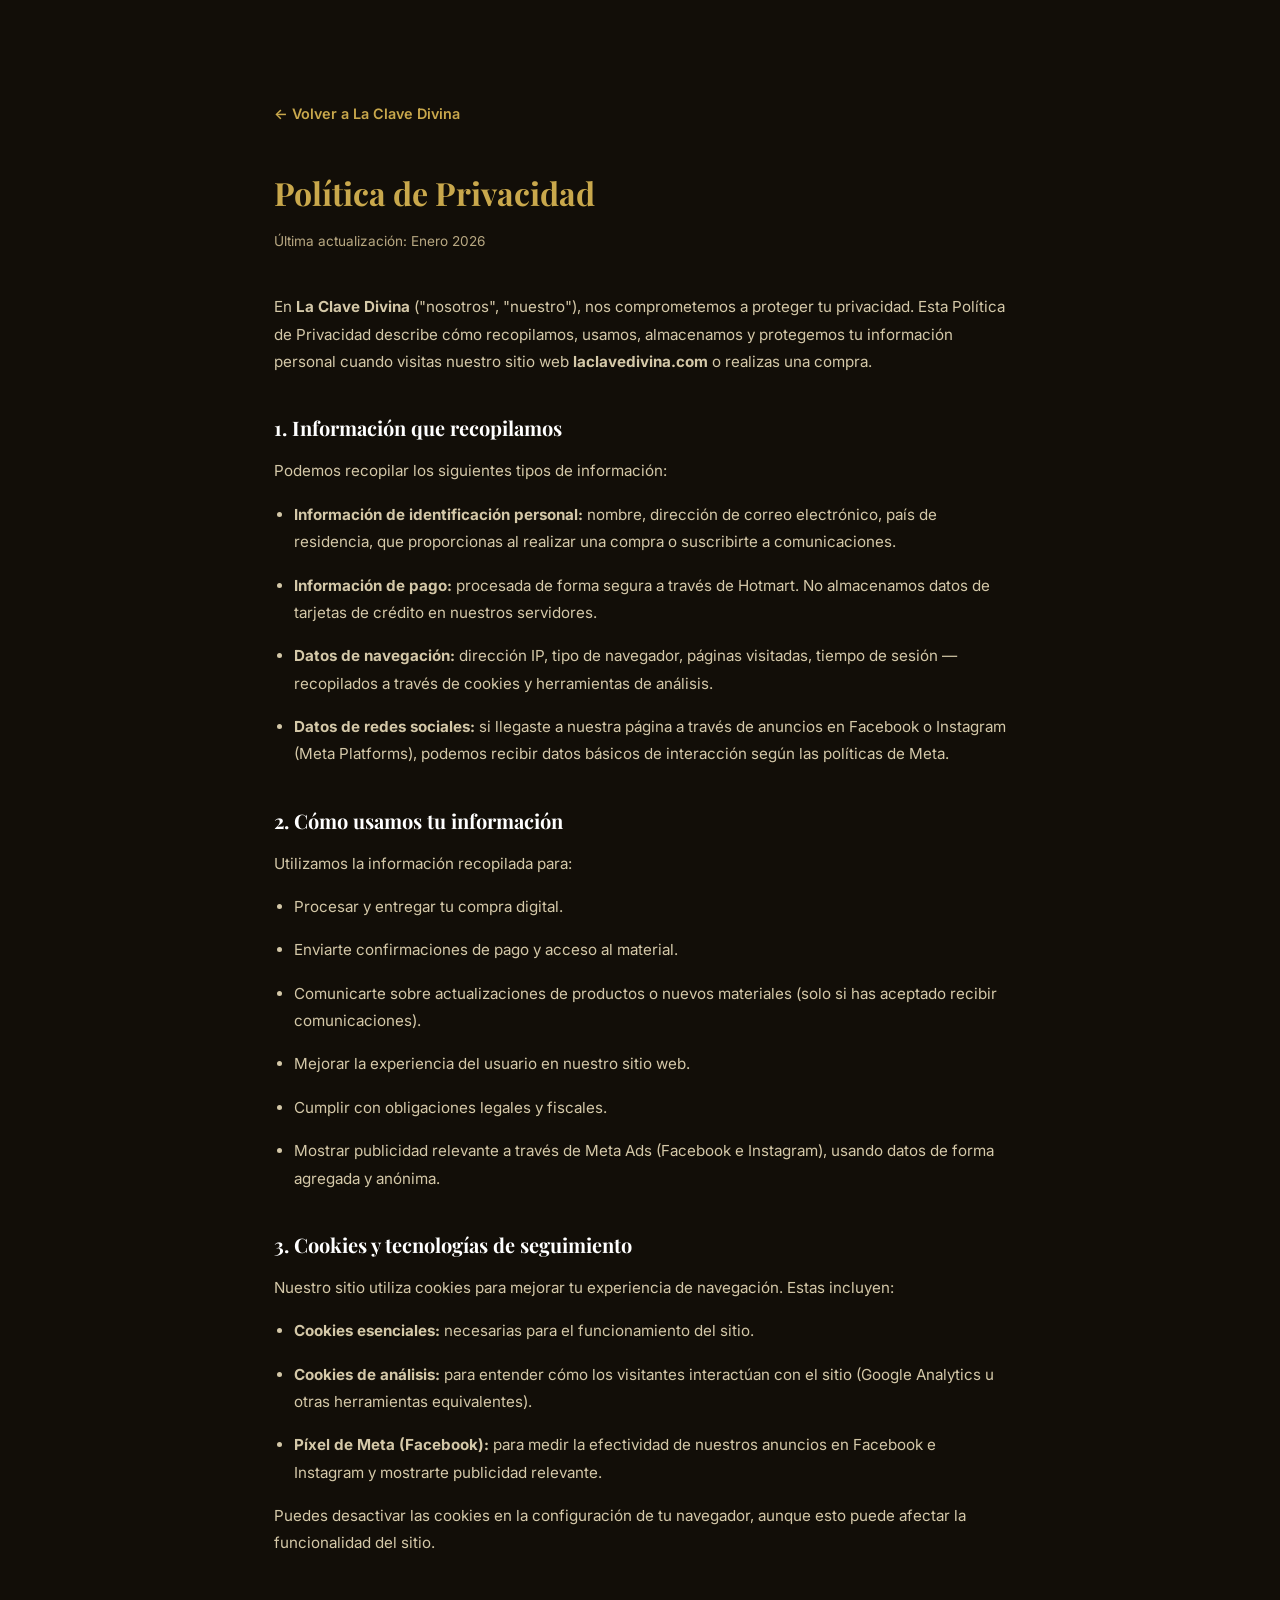
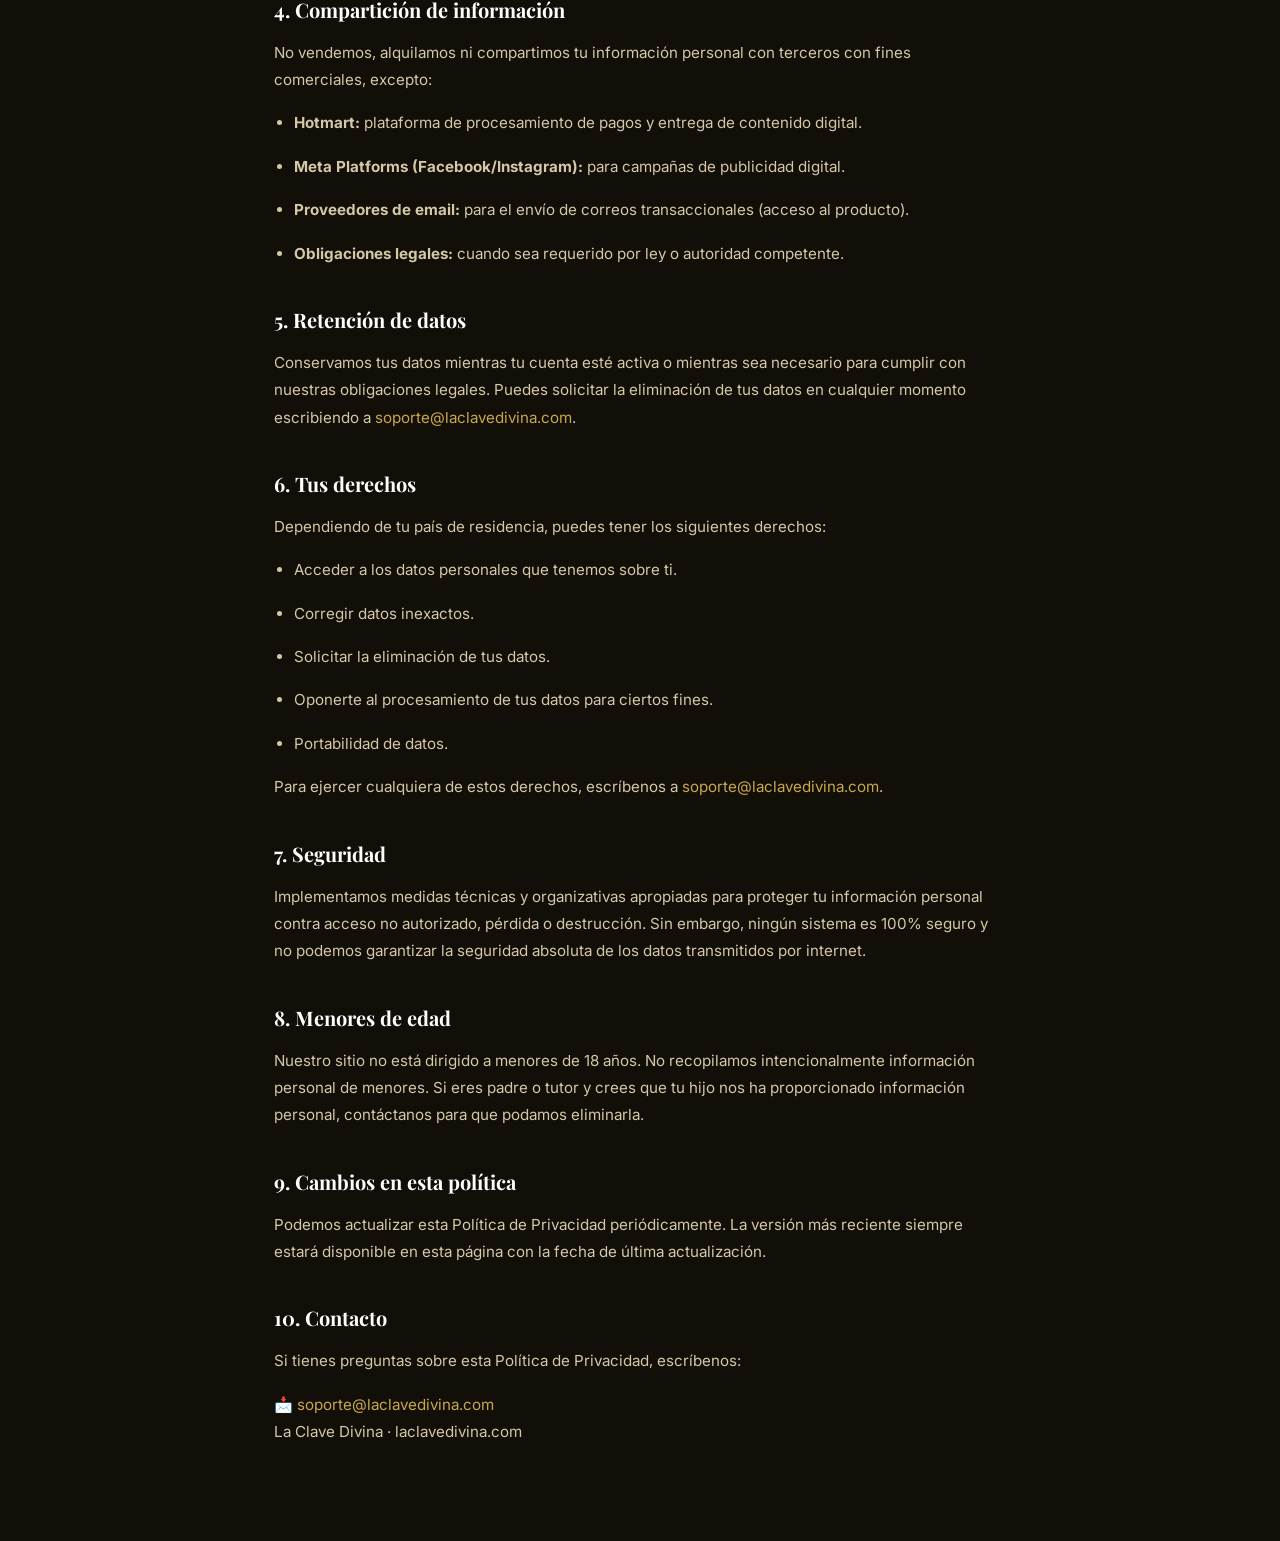
<file: politica-de-privacidad.html>
<!DOCTYPE html>
<html lang="es">
<head>
  <meta charset="UTF-8" />
  <meta name="viewport" content="width=device-width, initial-scale=1.0" />
  <title>Política de Privacidad — La Clave Divina</title>
  <meta name="description" content="Política de Privacidad de La Clave Divina. Conoce cómo recopilamos, usamos y protegemos tu información personal." />
  <meta name="robots" content="noindex, follow" />
  <link rel="preconnect" href="https://fonts.googleapis.com" />
  <link href="https://fonts.googleapis.com/css2?family=Playfair+Display:wght@700&family=Inter:wght@400;500;600&display=swap" rel="stylesheet" />
  <link rel="stylesheet" href="styles.css" />
  <style>
    .legal-page { max-width: 780px; margin: 0 auto; padding: 100px 24px 80px; }
    .legal-page h1 { font-family: var(--font-serif); font-size: 2rem; color: var(--gold-primary); margin-bottom: 8px; }
    .legal-page .updated { font-size: 0.85rem; color: var(--text-muted); margin-bottom: 40px; }
    .legal-page h2 { font-family: var(--font-serif); font-size: 1.25rem; color: var(--text-white); margin: 36px 0 12px; }
    .legal-page p, .legal-page li { font-size: 0.95rem; color: var(--text-body); line-height: 1.8; margin-bottom: 16px; }
    .legal-page ul { padding-left: 20px; }
    .legal-page a { color: var(--gold-primary); }
    .legal-back { display: inline-flex; align-items: center; gap: 8px; color: var(--gold-primary); font-size: 0.9rem; font-weight: 600; margin-bottom: 40px; text-decoration: none; }
    .legal-back:hover { opacity: 0.8; }
  </style>
</head>
<body style="background: var(--bg-dark);">
  <div class="legal-page">
    <a href="/" class="legal-back">← Volver a La Clave Divina</a>
    <h1>Política de Privacidad</h1>
    <p class="updated">Última actualización: Enero 2026</p>

    <p>En <strong>La Clave Divina</strong> ("nosotros", "nuestro"), nos comprometemos a proteger tu privacidad. Esta Política de Privacidad describe cómo recopilamos, usamos, almacenamos y protegemos tu información personal cuando visitas nuestro sitio web <strong>laclavedivina.com</strong> o realizas una compra.</p>

    <h2>1. Información que recopilamos</h2>
    <p>Podemos recopilar los siguientes tipos de información:</p>
    <ul>
      <li><strong>Información de identificación personal:</strong> nombre, dirección de correo electrónico, país de residencia, que proporcionas al realizar una compra o suscribirte a comunicaciones.</li>
      <li><strong>Información de pago:</strong> procesada de forma segura a través de Hotmart. No almacenamos datos de tarjetas de crédito en nuestros servidores.</li>
      <li><strong>Datos de navegación:</strong> dirección IP, tipo de navegador, páginas visitadas, tiempo de sesión — recopilados a través de cookies y herramientas de análisis.</li>
      <li><strong>Datos de redes sociales:</strong> si llegaste a nuestra página a través de anuncios en Facebook o Instagram (Meta Platforms), podemos recibir datos básicos de interacción según las políticas de Meta.</li>
    </ul>

    <h2>2. Cómo usamos tu información</h2>
    <p>Utilizamos la información recopilada para:</p>
    <ul>
      <li>Procesar y entregar tu compra digital.</li>
      <li>Enviarte confirmaciones de pago y acceso al material.</li>
      <li>Comunicarte sobre actualizaciones de productos o nuevos materiales (solo si has aceptado recibir comunicaciones).</li>
      <li>Mejorar la experiencia del usuario en nuestro sitio web.</li>
      <li>Cumplir con obligaciones legales y fiscales.</li>
      <li>Mostrar publicidad relevante a través de Meta Ads (Facebook e Instagram), usando datos de forma agregada y anónima.</li>
    </ul>

    <h2>3. Cookies y tecnologías de seguimiento</h2>
    <p>Nuestro sitio utiliza cookies para mejorar tu experiencia de navegación. Estas incluyen:</p>
    <ul>
      <li><strong>Cookies esenciales:</strong> necesarias para el funcionamiento del sitio.</li>
      <li><strong>Cookies de análisis:</strong> para entender cómo los visitantes interactúan con el sitio (Google Analytics u otras herramientas equivalentes).</li>
      <li><strong>Píxel de Meta (Facebook):</strong> para medir la efectividad de nuestros anuncios en Facebook e Instagram y mostrarte publicidad relevante.</li>
    </ul>
    <p>Puedes desactivar las cookies en la configuración de tu navegador, aunque esto puede afectar la funcionalidad del sitio.</p>

    <h2>4. Compartición de información</h2>
    <p>No vendemos, alquilamos ni compartimos tu información personal con terceros con fines comerciales, excepto:</p>
    <ul>
      <li><strong>Hotmart:</strong> plataforma de procesamiento de pagos y entrega de contenido digital.</li>
      <li><strong>Meta Platforms (Facebook/Instagram):</strong> para campañas de publicidad digital.</li>
      <li><strong>Proveedores de email:</strong> para el envío de correos transaccionales (acceso al producto).</li>
      <li><strong>Obligaciones legales:</strong> cuando sea requerido por ley o autoridad competente.</li>
    </ul>

    <h2>5. Retención de datos</h2>
    <p>Conservamos tus datos mientras tu cuenta esté activa o mientras sea necesario para cumplir con nuestras obligaciones legales. Puedes solicitar la eliminación de tus datos en cualquier momento escribiendo a <a href="mailto:soporte@laclavedivina.com">soporte@laclavedivina.com</a>.</p>

    <h2>6. Tus derechos</h2>
    <p>Dependiendo de tu país de residencia, puedes tener los siguientes derechos:</p>
    <ul>
      <li>Acceder a los datos personales que tenemos sobre ti.</li>
      <li>Corregir datos inexactos.</li>
      <li>Solicitar la eliminación de tus datos.</li>
      <li>Oponerte al procesamiento de tus datos para ciertos fines.</li>
      <li>Portabilidad de datos.</li>
    </ul>
    <p>Para ejercer cualquiera de estos derechos, escríbenos a <a href="mailto:soporte@laclavedivina.com">soporte@laclavedivina.com</a>.</p>

    <h2>7. Seguridad</h2>
    <p>Implementamos medidas técnicas y organizativas apropiadas para proteger tu información personal contra acceso no autorizado, pérdida o destrucción. Sin embargo, ningún sistema es 100% seguro y no podemos garantizar la seguridad absoluta de los datos transmitidos por internet.</p>

    <h2>8. Menores de edad</h2>
    <p>Nuestro sitio no está dirigido a menores de 18 años. No recopilamos intencionalmente información personal de menores. Si eres padre o tutor y crees que tu hijo nos ha proporcionado información personal, contáctanos para que podamos eliminarla.</p>

    <h2>9. Cambios en esta política</h2>
    <p>Podemos actualizar esta Política de Privacidad periódicamente. La versión más reciente siempre estará disponible en esta página con la fecha de última actualización.</p>

    <h2>10. Contacto</h2>
    <p>Si tienes preguntas sobre esta Política de Privacidad, escríbenos:</p>
    <p>📩 <a href="mailto:soporte@laclavedivina.com">soporte@laclavedivina.com</a><br/>
    La Clave Divina · laclavedivina.com</p>
  </div>
</body>
</html>
</file>
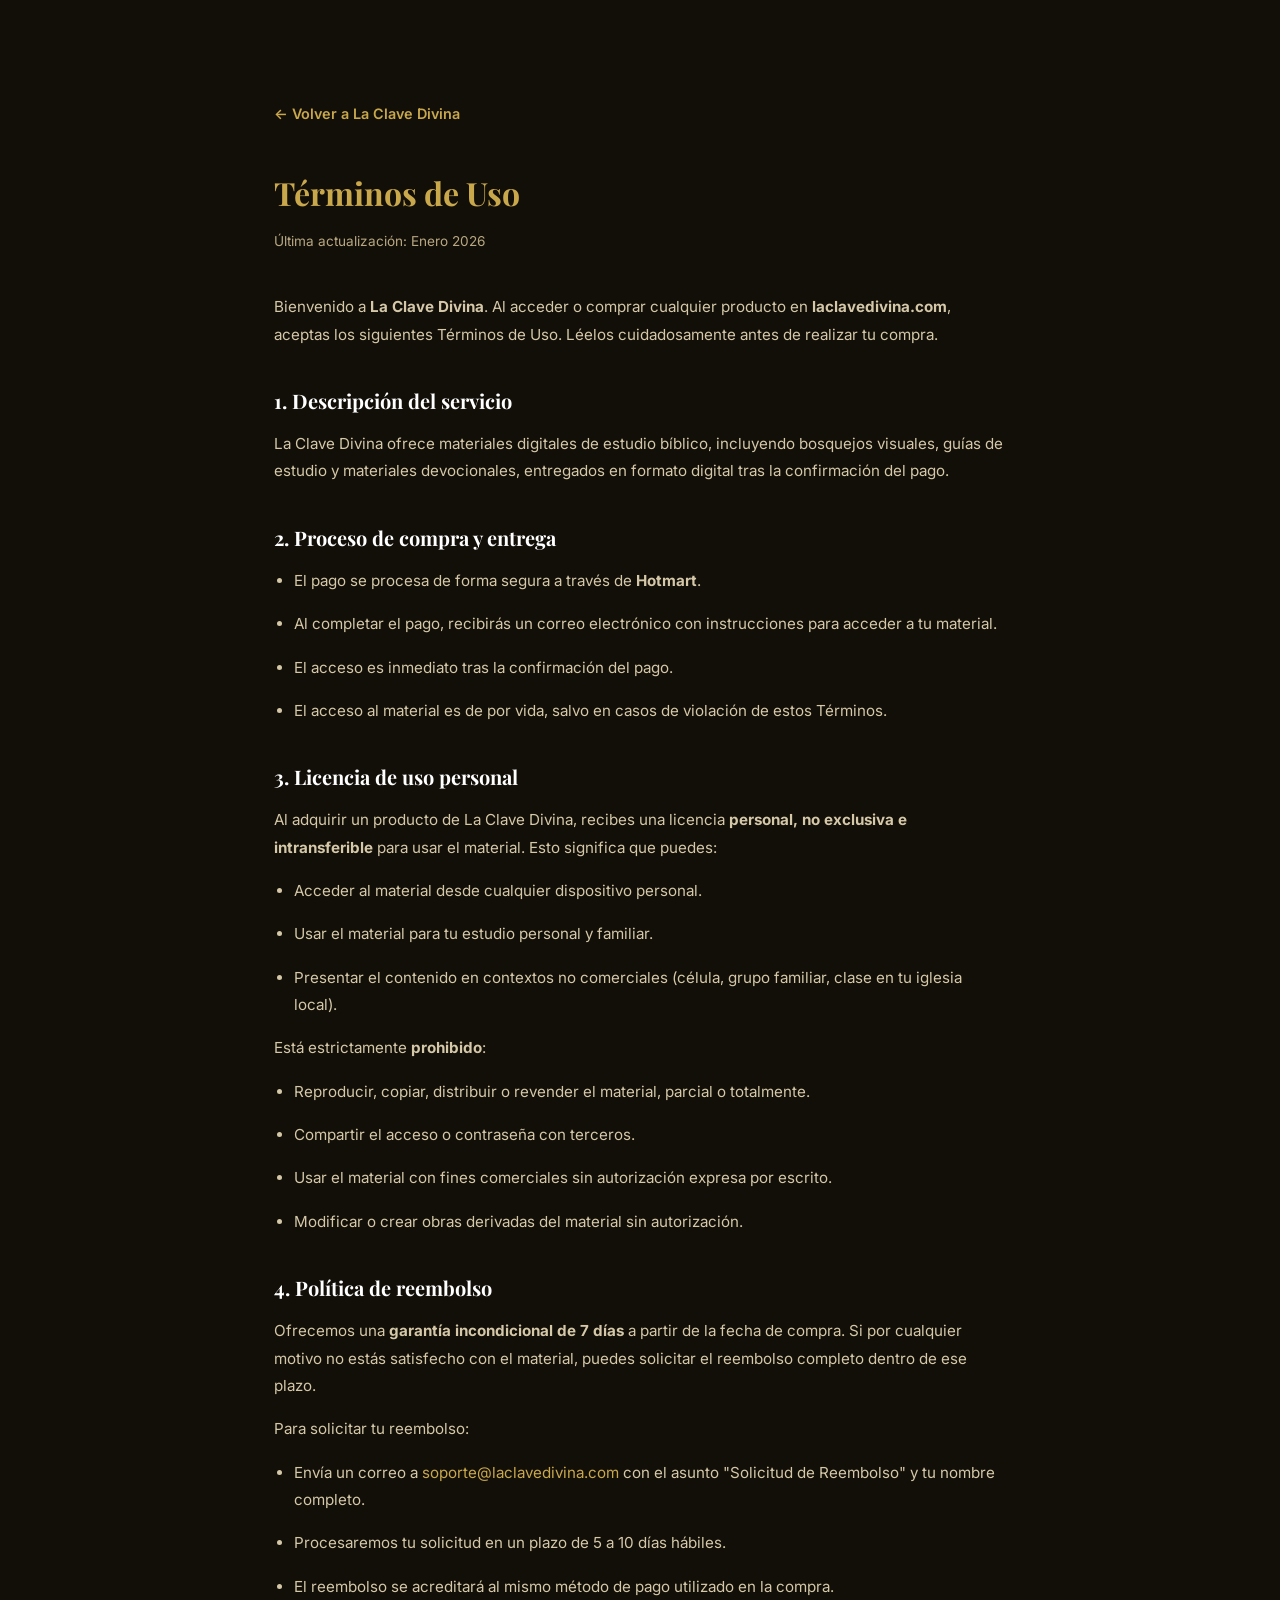
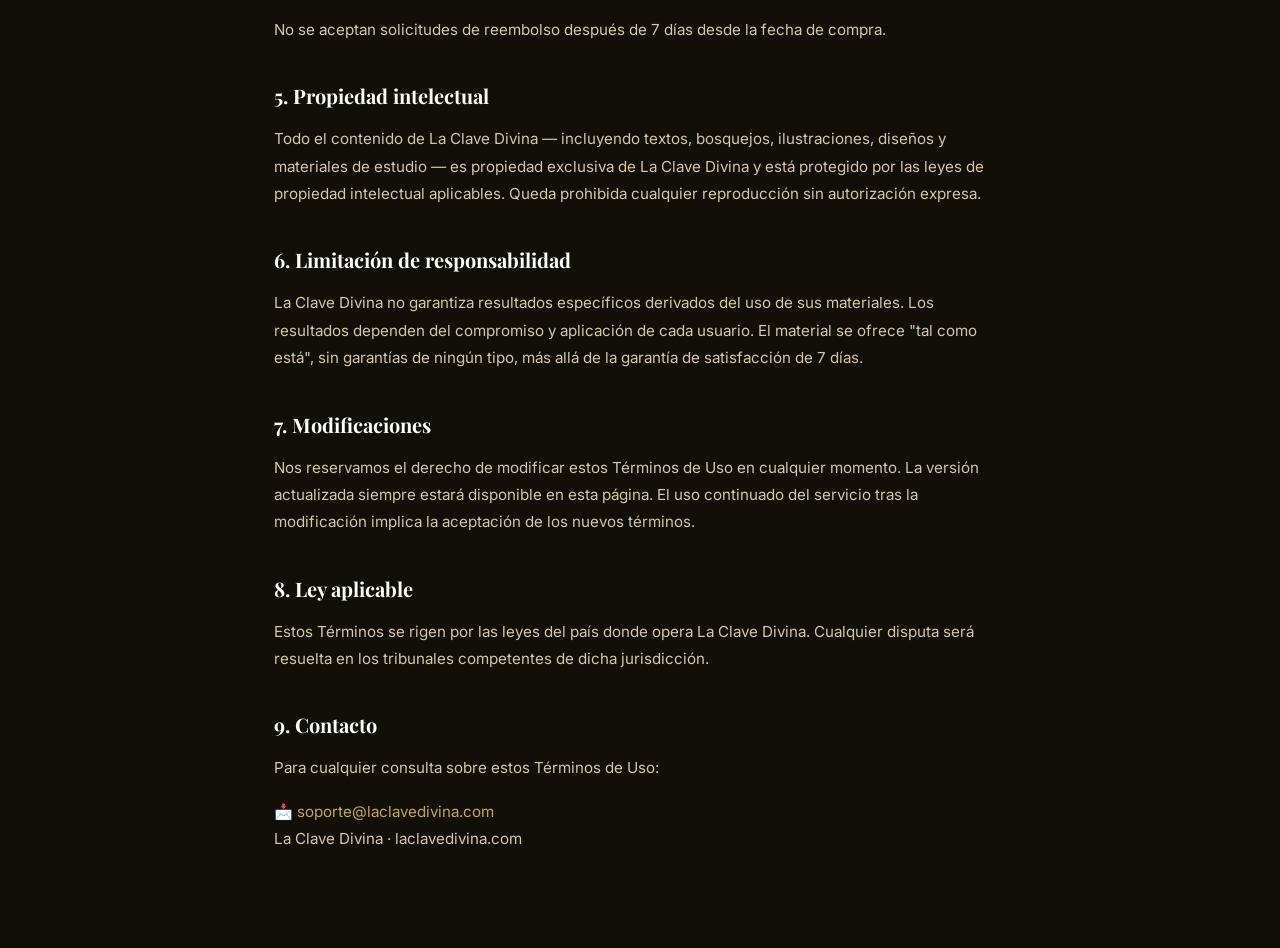
<file: terminos-de-uso.html>
<!DOCTYPE html>
<html lang="es">
<head>
  <meta charset="UTF-8" />
  <meta name="viewport" content="width=device-width, initial-scale=1.0" />
  <title>Términos de Uso — La Clave Divina</title>
  <meta name="description" content="Términos de Uso de La Clave Divina. Condiciones de compra, uso del material y política de reembolso." />
  <meta name="robots" content="noindex, follow" />
  <link rel="preconnect" href="https://fonts.googleapis.com" />
  <link href="https://fonts.googleapis.com/css2?family=Playfair+Display:wght@700&family=Inter:wght@400;500;600&display=swap" rel="stylesheet" />
  <link rel="stylesheet" href="styles.css" />
  <style>
    .legal-page { max-width: 780px; margin: 0 auto; padding: 100px 24px 80px; }
    .legal-page h1 { font-family: var(--font-serif); font-size: 2rem; color: var(--gold-primary); margin-bottom: 8px; }
    .legal-page .updated { font-size: 0.85rem; color: var(--text-muted); margin-bottom: 40px; }
    .legal-page h2 { font-family: var(--font-serif); font-size: 1.25rem; color: var(--text-white); margin: 36px 0 12px; }
    .legal-page p, .legal-page li { font-size: 0.95rem; color: var(--text-body); line-height: 1.8; margin-bottom: 16px; }
    .legal-page ul { padding-left: 20px; }
    .legal-page a { color: var(--gold-primary); }
    .legal-back { display: inline-flex; align-items: center; gap: 8px; color: var(--gold-primary); font-size: 0.9rem; font-weight: 600; margin-bottom: 40px; text-decoration: none; }
    .legal-back:hover { opacity: 0.8; }
  </style>
</head>
<body style="background: var(--bg-dark);">
  <div class="legal-page">
    <a href="/" class="legal-back">← Volver a La Clave Divina</a>
    <h1>Términos de Uso</h1>
    <p class="updated">Última actualización: Enero 2026</p>

    <p>Bienvenido a <strong>La Clave Divina</strong>. Al acceder o comprar cualquier producto en <strong>laclavedivina.com</strong>, aceptas los siguientes Términos de Uso. Léelos cuidadosamente antes de realizar tu compra.</p>

    <h2>1. Descripción del servicio</h2>
    <p>La Clave Divina ofrece materiales digitales de estudio bíblico, incluyendo bosquejos visuales, guías de estudio y materiales devocionales, entregados en formato digital tras la confirmación del pago.</p>

    <h2>2. Proceso de compra y entrega</h2>
    <ul>
      <li>El pago se procesa de forma segura a través de <strong>Hotmart</strong>.</li>
      <li>Al completar el pago, recibirás un correo electrónico con instrucciones para acceder a tu material.</li>
      <li>El acceso es inmediato tras la confirmación del pago.</li>
      <li>El acceso al material es de por vida, salvo en casos de violación de estos Términos.</li>
    </ul>

    <h2>3. Licencia de uso personal</h2>
    <p>Al adquirir un producto de La Clave Divina, recibes una licencia <strong>personal, no exclusiva e intransferible</strong> para usar el material. Esto significa que puedes:</p>
    <ul>
      <li>Acceder al material desde cualquier dispositivo personal.</li>
      <li>Usar el material para tu estudio personal y familiar.</li>
      <li>Presentar el contenido en contextos no comerciales (célula, grupo familiar, clase en tu iglesia local).</li>
    </ul>
    <p>Está estrictamente <strong>prohibido</strong>:</p>
    <ul>
      <li>Reproducir, copiar, distribuir o revender el material, parcial o totalmente.</li>
      <li>Compartir el acceso o contraseña con terceros.</li>
      <li>Usar el material con fines comerciales sin autorización expresa por escrito.</li>
      <li>Modificar o crear obras derivadas del material sin autorización.</li>
    </ul>

    <h2>4. Política de reembolso</h2>
    <p>Ofrecemos una <strong>garantía incondicional de 7 días</strong> a partir de la fecha de compra. Si por cualquier motivo no estás satisfecho con el material, puedes solicitar el reembolso completo dentro de ese plazo.</p>
    <p>Para solicitar tu reembolso:</p>
    <ul>
      <li>Envía un correo a <a href="mailto:soporte@laclavedivina.com">soporte@laclavedivina.com</a> con el asunto "Solicitud de Reembolso" y tu nombre completo.</li>
      <li>Procesaremos tu solicitud en un plazo de 5 a 10 días hábiles.</li>
      <li>El reembolso se acreditará al mismo método de pago utilizado en la compra.</li>
    </ul>
    <p>No se aceptan solicitudes de reembolso después de 7 días desde la fecha de compra.</p>

    <h2>5. Propiedad intelectual</h2>
    <p>Todo el contenido de La Clave Divina — incluyendo textos, bosquejos, ilustraciones, diseños y materiales de estudio — es propiedad exclusiva de La Clave Divina y está protegido por las leyes de propiedad intelectual aplicables. Queda prohibida cualquier reproducción sin autorización expresa.</p>

    <h2>6. Limitación de responsabilidad</h2>
    <p>La Clave Divina no garantiza resultados específicos derivados del uso de sus materiales. Los resultados dependen del compromiso y aplicación de cada usuario. El material se ofrece "tal como está", sin garantías de ningún tipo, más allá de la garantía de satisfacción de 7 días.</p>

    <h2>7. Modificaciones</h2>
    <p>Nos reservamos el derecho de modificar estos Términos de Uso en cualquier momento. La versión actualizada siempre estará disponible en esta página. El uso continuado del servicio tras la modificación implica la aceptación de los nuevos términos.</p>

    <h2>8. Ley aplicable</h2>
    <p>Estos Términos se rigen por las leyes del país donde opera La Clave Divina. Cualquier disputa será resuelta en los tribunales competentes de dicha jurisdicción.</p>

    <h2>9. Contacto</h2>
    <p>Para cualquier consulta sobre estos Términos de Uso:</p>
    <p>📩 <a href="mailto:soporte@laclavedivina.com">soporte@laclavedivina.com</a><br/>
    La Clave Divina · laclavedivina.com</p>
  </div>
</body>
</html>
</file>
<file: styles.css>
/* ============================================================
   LA CLAVE DIVINA — LP V2
   Design System & Stylesheet
   CRO-Optimized | Mobile-First | Premium Brand
   ============================================================ */

/* ============================================================
   1. DESIGN TOKENS
   ============================================================ */
:root {
  /* Brand Colors */
  --gold-primary:    #C9A84C;
  --gold-light:      #E8C97A;
  --gold-dark:       #8B6914;
  --gold-ultra:      #F5DFA0;
  --gold-muted:      #7A6030;

  /* Backgrounds */
  --bg-deep:         #0D0A06;
  --bg-dark:         #120E08;
  --bg-mid:          #1A1409;
  --bg-warm:         #22180A;
  --bg-card:         #1E170B;
  --bg-parchment:    #F5EDD8;
  --bg-parchment-dark: #E8D9B8;

  /* Text */
  --text-white:      #FFFFFF;
  --text-light:      #F0E8D8;
  --text-muted:      #B8A882;
  --text-dark:       #1A1409;
  --text-body:       #D4C8A8;

  /* Accents */
  --accent-green:    #2D6A4F;
  --accent-red:      #8B2020;

  /* Gradients */
  --grad-hero:       linear-gradient(160deg, #0D0A06 0%, #1E160A 50%, #0D0A06 100%);
  --grad-gold:       linear-gradient(135deg, #C9A84C 0%, #E8C97A 50%, #C9A84C 100%);
  --grad-gold-btn:   linear-gradient(135deg, #B8860B 0%, #DAA520 40%, #C9A84C 70%, #B8860B 100%);
  --grad-section-alt: linear-gradient(180deg, #F5EDD8 0%, #EDE0C4 100%);
  --grad-dark-fade:  linear-gradient(180deg, #0D0A06 0%, #1A1409 100%);

  /* Shadows */
  --shadow-gold:     0 4px 32px rgba(201,168,76,0.25);
  --shadow-gold-lg:  0 8px 64px rgba(201,168,76,0.3);
  --shadow-card:     0 2px 24px rgba(0,0,0,0.4);
  --shadow-btn:      0 4px 20px rgba(201,168,76,0.4);
  --shadow-btn-hover:0 8px 32px rgba(201,168,76,0.6);

  /* Typography */
  --font-serif:      'Playfair Display', 'Georgia', serif;
  --font-sans:       'Inter', 'Helvetica Neue', sans-serif;

  /* Spacing */
  --section-pad:     100px 20px;
  --section-pad-sm:  60px 20px;

  /* Radius */
  --radius-sm:       8px;
  --radius-md:       16px;
  --radius-lg:       24px;
  --radius-xl:       32px;

  /* Transitions */
  --trans-fast:      0.2s ease;
  --trans-med:       0.35s ease;
  --trans-slow:      0.5s cubic-bezier(0.4, 0, 0.2, 1);
}

/* ============================================================
   2. RESET & BASE
   ============================================================ */
*, *::before, *::after {
  box-sizing: border-box;
  margin: 0;
  padding: 0;
}

html {
  scroll-behavior: smooth;
  font-size: 16px;
  -webkit-text-size-adjust: 100%;
}

body {
  font-family: var(--font-sans);
  background-color: var(--bg-deep);
  color: var(--text-body);
  line-height: 1.7;
  overflow-x: hidden;
  -webkit-font-smoothing: antialiased;
  -moz-osx-font-smoothing: grayscale;
}

img {
  max-width: 100%;
  height: auto;
  display: block;
}

a {
  color: inherit;
  text-decoration: none;
}

/* ============================================================
   3. TYPOGRAPHY SYSTEM
   ============================================================ */

/* Display Titles */
.t-display {
  font-family: var(--font-serif);
  font-size: clamp(2rem, 5vw, 3.5rem);
  font-weight: 700;
  line-height: 1.15;
  letter-spacing: -0.01em;
}

.t-hero {
  font-family: var(--font-serif);
  font-size: clamp(2.2rem, 5.5vw, 4rem);
  font-weight: 700;
  line-height: 1.1;
  letter-spacing: -0.02em;
}

.t-section {
  font-family: var(--font-serif);
  font-size: clamp(1.6rem, 3.5vw, 2.6rem);
  font-weight: 600;
  line-height: 1.2;
}

.t-card-title {
  font-family: var(--font-serif);
  font-size: clamp(1.1rem, 2vw, 1.4rem);
  font-weight: 600;
  line-height: 1.3;
}

.t-body-lg {
  font-size: clamp(1rem, 2vw, 1.2rem);
  line-height: 1.75;
}

.t-body {
  font-size: clamp(0.95rem, 1.8vw, 1.05rem);
  line-height: 1.7;
}

.t-caption {
  font-size: 0.875rem;
  line-height: 1.5;
  letter-spacing: 0.02em;
}

/* Gold Text */
.text-gold {
  color: var(--gold-primary);
}

.text-gold-grad {
  background: var(--grad-gold);
  -webkit-background-clip: text;
  -webkit-text-fill-color: transparent;
  background-clip: text;
}

.text-white { color: var(--text-white); }
.text-light  { color: var(--text-light); }
.text-muted  { color: var(--text-muted); }
.text-dark   { color: var(--text-dark); }

/* Eyebrow label */
.eyebrow {
  display: inline-block;
  font-family: var(--font-sans);
  font-size: 0.75rem;
  font-weight: 700;
  letter-spacing: 0.15em;
  text-transform: uppercase;
  color: var(--gold-primary);
  background: rgba(201,168,76,0.12);
  border: 1px solid rgba(201,168,76,0.3);
  padding: 6px 16px;
  border-radius: 50px;
  margin-bottom: 20px;
}

/* ============================================================
   4. LAYOUT UTILITIES
   ============================================================ */
.container {
  width: 100%;
  max-width: 1100px;
  margin: 0 auto;
  padding: 0 20px;
}

.container-sm {
  max-width: 760px;
  margin: 0 auto;
  padding: 0 20px;
}

.container-xs {
  max-width: 580px;
  margin: 0 auto;
  padding: 0 20px;
}

.text-center { text-align: center; }
.text-left   { text-align: left; }

.flex { display: flex; }
.flex-col { flex-direction: column; }
.align-center { align-items: center; }
.justify-center { justify-content: center; }
.gap-4 { gap: 4px; }
.gap-8 { gap: 8px; }
.gap-12 { gap: 12px; }
.gap-16 { gap: 16px; }
.gap-24 { gap: 24px; }
.gap-32 { gap: 32px; }
.gap-48 { gap: 48px; }

.grid-2 {
  display: grid;
  grid-template-columns: 1fr 1fr;
  gap: 24px;
}

.grid-3 {
  display: grid;
  grid-template-columns: repeat(3, 1fr);
  gap: 24px;
}

/* ============================================================
   5. BUTTON SYSTEM
   ============================================================ */

/* Primary CTA */
.btn-primary {
  display: inline-flex;
  align-items: center;
  justify-content: center;
  gap: 10px;
  background: var(--grad-gold-btn);
  color: #0D0A06;
  font-family: var(--font-sans);
  font-size: clamp(0.95rem, 2vw, 1.1rem);
  font-weight: 800;
  letter-spacing: 0.03em;
  text-transform: uppercase;
  padding: 18px 40px;
  border-radius: 60px;
  border: none;
  cursor: pointer;
  box-shadow: var(--shadow-btn);
  transition: all var(--trans-med);
  text-decoration: none;
  position: relative;
  overflow: hidden;
}

.btn-primary::before {
  content: '';
  position: absolute;
  inset: 0;
  background: linear-gradient(135deg, rgba(255,255,255,0.2) 0%, transparent 60%);
  pointer-events: none;
}

.btn-primary:hover {
  transform: translateY(-2px) scale(1.02);
  box-shadow: var(--shadow-btn-hover);
}

.btn-primary:active {
  transform: translateY(0) scale(0.99);
}

/* Hero CTA — Larger */
.btn-hero {
  font-size: clamp(1rem, 2.2vw, 1.2rem);
  padding: 22px 52px;
  border-radius: 70px;
}

/* Secondary CTA */
.btn-secondary {
  display: inline-flex;
  align-items: center;
  justify-content: center;
  background: transparent;
  color: var(--gold-primary);
  font-family: var(--font-sans);
  font-size: 0.95rem;
  font-weight: 600;
  padding: 14px 32px;
  border-radius: 60px;
  border: 1.5px solid var(--gold-primary);
  cursor: pointer;
  transition: all var(--trans-fast);
  text-decoration: none;
}

.btn-secondary:hover {
  background: rgba(201,168,76,0.1);
}

/* Microcopy below button */
.btn-microcopy {
  display: flex;
  align-items: center;
  justify-content: center;
  gap: 16px;
  flex-wrap: wrap;
  margin-top: 16px;
  font-size: 0.82rem;
  color: var(--text-muted);
  font-weight: 500;
}

.btn-microcopy span {
  display: flex;
  align-items: center;
  gap: 5px;
}

.btn-microcopy span::before {
  content: '✓';
  color: var(--gold-primary);
  font-weight: 700;
}

/* Pulse animation for main CTA */
@keyframes pulse-gold {
  0%, 100% { box-shadow: 0 4px 20px rgba(201,168,76,0.4); }
  50%       { box-shadow: 0 8px 48px rgba(201,168,76,0.7); }
}

.btn-pulse {
  animation: pulse-gold 2.5s ease-in-out infinite;
}

/* ============================================================
   6. STICKY HEADER
   ============================================================ */
.sticky-header {
  position: fixed;
  top: 0;
  left: 0;
  right: 0;
  z-index: 999;
  background: rgba(13, 10, 6, 0.95);
  backdrop-filter: blur(12px);
  -webkit-backdrop-filter: blur(12px);
  border-bottom: 1px solid rgba(201,168,76,0.15);
  padding: 10px 20px;
  transform: translateY(-100%);
  transition: transform var(--trans-med);
}

.sticky-header.visible {
  transform: translateY(0);
}

.sticky-header-inner {
  max-width: 1100px;
  margin: 0 auto;
  display: flex;
  align-items: center;
  justify-content: space-between;
  gap: 16px;
}

.sticky-logo {
  font-family: var(--font-serif);
  font-size: 1.1rem;
  font-weight: 700;
  color: var(--gold-primary);
  white-space: nowrap;
}

.sticky-cta {
  background: var(--grad-gold-btn);
  color: #0D0A06;
  font-size: 0.85rem;
  font-weight: 800;
  text-transform: uppercase;
  letter-spacing: 0.05em;
  padding: 10px 24px;
  border-radius: 50px;
  white-space: nowrap;
  transition: all var(--trans-fast);
}

.sticky-cta:hover {
  transform: scale(1.03);
  box-shadow: var(--shadow-btn);
}

/* ============================================================
   7. SECTION WRAPPERS
   ============================================================ */

/* Dark sections (default) */
.section-dark {
  background: var(--bg-dark);
  padding: var(--section-pad);
}

.section-darker {
  background: var(--bg-deep);
  padding: var(--section-pad);
}

.section-mid {
  background: var(--bg-mid);
  padding: var(--section-pad);
}

.section-warm {
  background: var(--bg-warm);
  padding: var(--section-pad);
}

/* Light sections (parchment) */
.section-light {
  background: var(--bg-parchment);
  padding: var(--section-pad);
}

.section-light-alt {
  background: var(--bg-parchment-dark);
  padding: var(--section-pad);
}

/* Gold gradient section */
.section-gold-grad {
  background: linear-gradient(180deg, #1A1409 0%, #22180A 50%, #1A1409 100%);
  padding: var(--section-pad);
  position: relative;
}

.section-gold-grad::before {
  content: '';
  position: absolute;
  top: 0; left: 0; right: 0;
  height: 1px;
  background: linear-gradient(90deg, transparent, var(--gold-primary), transparent);
}

.section-gold-grad::after {
  content: '';
  position: absolute;
  bottom: 0; left: 0; right: 0;
  height: 1px;
  background: linear-gradient(90deg, transparent, var(--gold-primary), transparent);
}

/* Section divider */
.divider-gold {
  width: 60px;
  height: 3px;
  background: var(--grad-gold);
  border-radius: 2px;
  margin: 20px auto;
}

.section-header {
  text-align: center;
  margin-bottom: 56px;
}

/* ============================================================
   8. HERO SECTION
   ============================================================ */
.hero {
  background: var(--grad-hero);
  min-height: 100svh;
  display: flex;
  align-items: center;
  padding: 120px 20px 80px;
  position: relative;
  overflow: hidden;
}

.hero::before {
  content: '';
  position: absolute;
  top: -30%;
  left: -20%;
  width: 80%;
  height: 80%;
  background: radial-gradient(circle, rgba(201,168,76,0.06) 0%, transparent 70%);
  pointer-events: none;
}

.hero::after {
  content: '';
  position: absolute;
  bottom: -20%;
  right: -10%;
  width: 60%;
  height: 60%;
  background: radial-gradient(circle, rgba(201,168,76,0.04) 0%, transparent 70%);
  pointer-events: none;
}

.hero-inner {
  display: grid;
  grid-template-columns: 1.15fr 0.85fr;
  grid-template-rows: auto auto;
  gap: 32px 60px;
  align-items: center;
  max-width: 1100px;
  margin: 0 auto;
  width: 100%;
  position: relative;
  z-index: 1;
  grid-template-areas: 
    "content visual"
    "action visual";
}

.hero-content {
  grid-area: content;
}

.hero-visual {
  grid-area: visual;
}

.hero-action-area {
  grid-area: action;
  display: flex;
  flex-direction: column;
  align-items: flex-start;
}

.hero-eyebrow {
  margin-bottom: 24px;
}

.hero-title {
  font-family: var(--font-serif);
  font-size: clamp(2rem, 4.5vw, 3.6rem);
  font-weight: 700;
  line-height: 1.1;
  letter-spacing: -0.02em;
  color: var(--text-white);
  margin-bottom: 24px;
}

.hero-title .gold-line {
  display: block;
  background: var(--grad-gold);
  -webkit-background-clip: text;
  -webkit-text-fill-color: transparent;
  background-clip: text;
}

.hero-subtitle {
  font-size: clamp(1rem, 2vw, 1.15rem);
  color: var(--text-body);
  line-height: 1.75;
  margin-bottom: 40px;
  max-width: 500px;
}

.hero-cta-group {
  display: flex;
  flex-direction: column;
  align-items: flex-start;
  gap: 16px;
}

/* Hero Image */
.hero-visual {
  position: relative;
  display: flex;
  justify-content: center;
  align-items: center;
}

.hero-mockup-wrap {
  position: relative;
  animation: float 5s ease-in-out infinite;
}

@keyframes float {
  0%, 100% { transform: translateY(0px); }
  50%       { transform: translateY(-14px); }
}

.hero-mockup-glow {
  position: absolute;
  inset: -20%;
  background: radial-gradient(circle, rgba(201,168,76,0.18) 0%, transparent 70%);
  filter: blur(20px);
  pointer-events: none;
  z-index: 0;
}

.hero-mockup-img {
  position: relative;
  z-index: 1;
  width: 100%;
  max-width: 500px;
  filter: drop-shadow(0 24px 64px rgba(0,0,0,0.6));
  border-radius: var(--radius-md);
}

/* Hero trust badges */
.hero-trust-strip {
  display: flex;
  align-items: center;
  gap: 24px;
  margin-top: 48px;
  padding-top: 32px;
  border-top: 1px solid rgba(201,168,76,0.15);
  flex-wrap: wrap;
}

.trust-badge {
  display: flex;
  align-items: center;
  gap: 8px;
  font-size: 0.82rem;
  color: var(--text-muted);
  font-weight: 500;
}

.trust-badge .badge-icon {
  width: 32px;
  height: 32px;
  border-radius: 50%;
  background: rgba(201,168,76,0.1);
  border: 1px solid rgba(201,168,76,0.2);
  display: flex;
  align-items: center;
  justify-content: center;
  font-size: 1rem;
  flex-shrink: 0;
}

/* ============================================================
   9. IDENTIFICATION SECTION
   ============================================================ */
.identification-grid {
  display: grid;
  grid-template-columns: repeat(2, 1fr);
  gap: 16px;
  margin-top: 48px;
}

.id-card {
  background: rgba(201,168,76,0.05);
  border: 1px solid rgba(201,168,76,0.15);
  border-radius: var(--radius-md);
  padding: 24px;
  display: flex;
  align-items: flex-start;
  gap: 14px;
  transition: all var(--trans-med);
  cursor: default;
}

.id-card:hover {
  background: rgba(201,168,76,0.09);
  border-color: rgba(201,168,76,0.3);
  transform: translateY(-2px);
}

.id-card-icon {
  font-size: 1.5rem;
  flex-shrink: 0;
  line-height: 1;
  margin-top: 2px;
}

.id-card-text {
  font-size: 0.95rem;
  color: var(--text-body);
  line-height: 1.55;
}

/* ============================================================
   10. PROBLEM SECTION (LIGHT BACKGROUND)
   ============================================================ */
.problem-list {
  display: flex;
  flex-direction: column;
  gap: 20px;
  margin-top: 40px;
  max-width: 680px;
  margin-left: auto;
  margin-right: auto;
}

.problem-item {
  display: flex;
  align-items: flex-start;
  gap: 16px;
  padding: 20px 24px;
  background: white;
  border-radius: var(--radius-md);
  border-left: 4px solid #C0392B;
  box-shadow: 0 2px 12px rgba(0,0,0,0.08);
}

.problem-icon {
  font-size: 1.4rem;
  flex-shrink: 0;
  line-height: 1;
  margin-top: 2px;
}

.problem-text {
  font-size: 1rem;
  color: #2C2C2C;
  line-height: 1.6;
  font-weight: 500;
}

.problem-text em {
  color: #C0392B;
  font-style: normal;
  font-weight: 700;
}

/* Consequence callout */
.consequence-box {
  background: linear-gradient(135deg, #1A0A0A, #2D1010);
  border: 1px solid rgba(180,30,30,0.3);
  border-radius: var(--radius-lg);
  padding: 40px;
  text-align: center;
  position: relative;
  overflow: hidden;
  max-width: 720px;
  margin: 0 auto;
}

.consequence-box::before {
  content: '';
  position: absolute;
  inset: 0;
  background: radial-gradient(circle at 50% 0%, rgba(180,30,30,0.1) 0%, transparent 70%);
  pointer-events: none;
}

/* ============================================================
   11. SOLUTION SECTION
   ============================================================ */
.solution-split {
  display: grid;
  grid-template-columns: 1fr 1fr;
  gap: 60px;
  align-items: center;
}

.solution-visual {
  position: relative;
}

.solution-img {
  border-radius: var(--radius-lg);
  box-shadow: 0 24px 80px rgba(0,0,0,0.5);
  position: relative;
  z-index: 1;
}

.solution-badge {
  position: absolute;
  bottom: -20px;
  right: -20px;
  background: var(--grad-gold-btn);
  color: #0D0A06;
  font-weight: 800;
  font-size: 0.85rem;
  padding: 16px 20px;
  border-radius: var(--radius-md);
  text-align: center;
  box-shadow: var(--shadow-gold);
  z-index: 2;
}

.mechanism-list {
  display: flex;
  flex-direction: column;
  gap: 20px;
  margin-top: 32px;
}

.mechanism-item {
  display: flex;
  align-items: flex-start;
  gap: 16px;
}

.mechanism-num {
  width: 36px;
  height: 36px;
  border-radius: 50%;
  background: var(--grad-gold);
  color: #0D0A06;
  font-weight: 800;
  font-size: 0.9rem;
  display: flex;
  align-items: center;
  justify-content: center;
  flex-shrink: 0;
}

.mechanism-content {}

.mechanism-title {
  font-weight: 700;
  color: var(--text-white);
  margin-bottom: 4px;
  font-size: 1rem;
}

.mechanism-desc {
  font-size: 0.9rem;
  color: var(--text-muted);
  line-height: 1.55;
}

/* ============================================================
   12. DEMONSTRATION / PRODUCT INSIDE
   ============================================================ */
/* Mobile Phone Frame Mockup for Video Preview */
.mobile-device-wrapper {
  width: 100%;
  max-width: 310px;
  margin: 0 auto 24px;
  position: relative;
}

.mobile-phone-frame {
  position: relative;
  background: #0D0905;
  border-radius: 46px;
  padding: 10px;
  border: 4px solid #2A2013;
  outline: 1px solid rgba(201, 168, 76, 0.4);
  box-shadow: 
    0 25px 70px rgba(0, 0, 0, 0.85),
    0 0 45px rgba(201, 168, 76, 0.25);
}

.phone-notch {
  position: absolute;
  top: 16px;
  left: 50%;
  transform: translateX(-50%);
  width: 90px;
  height: 18px;
  background: #18120B;
  border-radius: 12px;
  z-index: 10;
  border: 1px solid rgba(201, 168, 76, 0.2);
  pointer-events: none;
}

.phone-screen {
  border-radius: 36px;
  overflow: hidden;
  position: relative;
  background: #000;
  aspect-ratio: 9/19;
}

.phone-screen video {
  width: 100%;
  height: 100%;
  object-fit: cover;
  display: block;
}

.phone-home-bar {
  position: absolute;
  bottom: 18px;
  left: 50%;
  transform: translateX(-50%);
  width: 100px;
  height: 4px;
  background: rgba(255, 255, 255, 0.5);
  border-radius: 2px;
  z-index: 10;
  pointer-events: none;
}

.demo-grid {
  display: grid;
  grid-template-columns: repeat(2, 1fr);
  gap: 24px;
  margin-top: 48px;
}

.demo-card {
  background: var(--bg-card);
  border: 1px solid rgba(201,168,76,0.15);
  border-radius: var(--radius-lg);
  overflow: hidden;
  transition: all var(--trans-med);
}

.demo-card:hover {
  border-color: rgba(201,168,76,0.35);
  transform: translateY(-4px);
  box-shadow: var(--shadow-gold);
}

.demo-card-img-wrap {
  width: 100%;
  aspect-ratio: 16/10;
  background: radial-gradient(circle at 50% 50%, rgba(201,168,76,0.12) 0%, rgba(22,16,8,0.95) 100%);
  display: flex;
  align-items: center;
  justify-content: center;
  padding: 16px;
  border-bottom: 1px solid rgba(201,168,76,0.15);
  overflow: hidden;
}

.demo-card-img {
  max-height: 100%;
  max-width: 100%;
  object-fit: contain;
  filter: drop-shadow(0 10px 20px rgba(0,0,0,0.6));
  transition: transform var(--trans-med);
}

.demo-card:hover .demo-card-img {
  transform: scale(1.05) translateY(-4px);
}

.demo-card-body {
  padding: 20px;
}

.demo-card-tag {
  display: inline-block;
  font-size: 0.7rem;
  font-weight: 700;
  letter-spacing: 0.1em;
  text-transform: uppercase;
  color: var(--gold-primary);
  background: rgba(201,168,76,0.1);
  padding: 4px 10px;
  border-radius: 20px;
  margin-bottom: 10px;
}

.demo-card-title {
  font-family: var(--font-serif);
  font-size: 1.05rem;
  font-weight: 600;
  color: var(--text-white);
  margin-bottom: 8px;
}

.demo-card-desc {
  font-size: 0.875rem;
  color: var(--text-muted);
  line-height: 1.55;
}

/* Content counts strip */
.content-counts {
  display: flex;
  justify-content: center;
  gap: 40px;
  margin: 48px 0 0;
  flex-wrap: wrap;
}

.count-item {
  text-align: center;
}

.count-num {
  font-family: var(--font-serif);
  font-size: 2.5rem;
  font-weight: 700;
  background: var(--grad-gold);
  -webkit-background-clip: text;
  -webkit-text-fill-color: transparent;
  background-clip: text;
  line-height: 1;
}

.count-label {
  font-size: 0.8rem;
  color: var(--text-muted);
  margin-top: 6px;
  letter-spacing: 0.05em;
  text-transform: uppercase;
}

/* ============================================================
   13. TRANSFORMATION SECTION
   ============================================================ */
.transformation-before-after {
  display: grid;
  grid-template-columns: 1fr auto 1fr;
  gap: 24px;
  align-items: stretch;
  max-width: 900px;
  margin: 48px auto 0;
}

.transform-col {
  background: var(--bg-card);
  border-radius: var(--radius-lg);
  padding: 32px;
  border: 1px solid rgba(201,168,76,0.1);
}

.transform-col.before {
  border-top: 3px solid rgba(180,30,30,0.4);
}

.transform-col.after {
  border-top: 3px solid var(--gold-primary);
  background: rgba(201,168,76,0.04);
  border-color: rgba(201,168,76,0.2);
}

.transform-col-label {
  font-size: 0.75rem;
  font-weight: 700;
  letter-spacing: 0.12em;
  text-transform: uppercase;
  margin-bottom: 20px;
}

.before .transform-col-label { color: #C0392B; }
.after  .transform-col-label { color: var(--gold-primary); }

.transform-arrow {
  display: flex;
  align-items: center;
  justify-content: center;
  font-size: 1.8rem;
  color: var(--gold-primary);
  flex-shrink: 0;
}

.transform-list {
  list-style: none;
  display: flex;
  flex-direction: column;
  gap: 14px;
}

.transform-list li {
  display: flex;
  align-items: flex-start;
  gap: 10px;
  font-size: 0.925rem;
  line-height: 1.5;
}

.before .transform-list li { color: #D4B8B8; }
.after  .transform-list li { color: var(--text-light); }

.transform-list li .list-icon {
  flex-shrink: 0;
  font-size: 1rem;
  margin-top: 1px;
}

/* ============================================================
   14. BENEFITS SECTION (LIGHT)
   ============================================================ */
.benefits-grid {
  display: grid;
  grid-template-columns: repeat(3, 1fr);
  gap: 24px;
  margin-top: 48px;
}

.benefit-card {
  background: white;
  border-radius: var(--radius-lg);
  padding: 32px 24px;
  text-align: center;
  border: 1px solid rgba(0,0,0,0.06);
  box-shadow: 0 4px 20px rgba(0,0,0,0.06);
  transition: all var(--trans-med);
}

.benefit-card:hover {
  transform: translateY(-6px);
  box-shadow: 0 16px 48px rgba(0,0,0,0.12);
}

.benefit-icon {
  width: 64px;
  height: 64px;
  border-radius: 50%;
  background: linear-gradient(135deg, #F5DFA0, #C9A84C);
  display: flex;
  align-items: center;
  justify-content: center;
  font-size: 1.8rem;
  margin: 0 auto 20px;
}

.benefit-title {
  font-family: var(--font-serif);
  font-size: 1.15rem;
  font-weight: 700;
  color: #1A1409;
  margin-bottom: 10px;
}

.benefit-desc {
  font-size: 0.9rem;
  color: #5C4D2E;
  line-height: 1.6;
}

/* ============================================================
   15. FOR WHOM SECTION
   ============================================================ */
.forwhom-grid {
  display: grid;
  grid-template-columns: repeat(2, 1fr);
  gap: 20px;
  margin-top: 48px;
}

.forwhom-card {
  background: rgba(201,168,76,0.05);
  border: 1px solid rgba(201,168,76,0.18);
  border-radius: var(--radius-lg);
  padding: 28px;
  display: flex;
  align-items: flex-start;
  gap: 18px;
  transition: all var(--trans-med);
}

.forwhom-card:hover {
  background: rgba(201,168,76,0.09);
  border-color: rgba(201,168,76,0.3);
}

.forwhom-icon {
  font-size: 2rem;
  flex-shrink: 0;
  line-height: 1;
}

.forwhom-title {
  font-family: var(--font-serif);
  font-size: 1.1rem;
  font-weight: 700;
  color: var(--gold-primary);
  margin-bottom: 6px;
}

.forwhom-desc {
  font-size: 0.9rem;
  color: var(--text-muted);
  line-height: 1.6;
}

/* ============================================================
   16. BONUS SECTION
   ============================================================ */
.bonus-grid {
  display: flex;
  flex-direction: column;
  gap: 20px;
  margin-top: 48px;
  max-width: 800px;
  margin-left: auto;
  margin-right: auto;
}

.bonus-card {
  background: var(--bg-card);
  border: 1px solid rgba(201,168,76,0.18);
  border-radius: var(--radius-lg);
  padding: 20px 24px;
  display: grid;
  grid-template-columns: 90px auto 1fr auto;
  gap: 16px;
  align-items: center;
  transition: all var(--trans-med);
  position: relative;
  overflow: hidden;
}

.bonus-card-img-wrap {
  width: 90px;
  height: 90px;
  flex-shrink: 0;
  display: flex;
  align-items: center;
  justify-content: center;
}

.bonus-card-img {
  max-width: 100%;
  max-height: 100%;
  object-fit: contain;
  filter: drop-shadow(0 6px 12px rgba(0,0,0,0.5));
  transition: transform var(--trans-fast);
}

.bonus-card:hover .bonus-card-img {
  transform: scale(1.06) rotate(-2deg);
}

.bonus-card::before {
  content: '';
  position: absolute;
  top: 0; left: 0; bottom: 0;
  width: 3px;
  background: var(--grad-gold);
}

.bonus-card:hover {
  border-color: rgba(201,168,76,0.35);
  transform: translateX(4px);
}

.bonus-number {
  width: 44px;
  height: 44px;
  border-radius: 50%;
  background: rgba(201,168,76,0.1);
  border: 1px solid rgba(201,168,76,0.3);
  color: var(--gold-primary);
  font-weight: 800;
  font-size: 1rem;
  display: flex;
  align-items: center;
  justify-content: center;
  flex-shrink: 0;
}

.bonus-content {}

.bonus-tag {
  display: inline-block;
  font-size: 0.68rem;
  font-weight: 700;
  letter-spacing: 0.1em;
  text-transform: uppercase;
  color: var(--gold-primary);
  background: rgba(201,168,76,0.1);
  padding: 3px 8px;
  border-radius: 10px;
  margin-bottom: 6px;
}

.bonus-title {
  font-family: var(--font-serif);
  font-size: 1.15rem;
  font-weight: 700;
  color: var(--text-white);
  margin-bottom: 6px;
}

.bonus-desc {
  font-size: 0.875rem;
  color: var(--text-muted);
  line-height: 1.55;
}

.bonus-price-wrap {
  text-align: right;
  flex-shrink: 0;
}

.bonus-original-price {
  font-size: 0.8rem;
  color: var(--text-muted);
  text-decoration: line-through;
  display: block;
}

.bonus-free {
  font-weight: 800;
  font-size: 1rem;
  color: var(--gold-primary);
  white-space: nowrap;
}

/* Bonus total callout */
.bonus-total-callout {
  background: linear-gradient(135deg, rgba(201,168,76,0.12), rgba(201,168,76,0.06));
  border: 1px solid rgba(201,168,76,0.3);
  border-radius: var(--radius-lg);
  padding: 28px 36px;
  text-align: center;
  margin-top: 32px;
}

.bonus-total-label {
  font-size: 0.9rem;
  color: var(--text-muted);
  margin-bottom: 8px;
}

.bonus-total-value {
  font-family: var(--font-serif);
  font-size: 2rem;
  font-weight: 700;
  background: var(--grad-gold);
  -webkit-background-clip: text;
  -webkit-text-fill-color: transparent;
  background-clip: text;
}

.bonus-total-sub {
  font-size: 0.85rem;
  color: var(--text-muted);
  margin-top: 6px;
}

/* ============================================================
   17. SOCIAL PROOF SECTION
   ============================================================ */
.testimonials-grid {
  display: grid;
  grid-template-columns: repeat(3, 1fr);
  gap: 20px;
  margin-top: 48px;
}

.testimonial-card {
  background: white;
  border-radius: var(--radius-lg);
  padding: 24px;
  border: 1px solid rgba(0,0,0,0.07);
  box-shadow: 0 4px 20px rgba(0,0,0,0.07);
  display: flex;
  flex-direction: column;
  gap: 16px;
  position: relative;
}

.testimonial-card::before {
  content: '"';
  font-family: var(--font-serif);
  font-size: 4rem;
  color: rgba(201,168,76,0.2);
  position: absolute;
  top: 10px;
  right: 20px;
  line-height: 1;
  pointer-events: none;
}

.testimonial-stars {
  display: flex;
  gap: 3px;
  color: #F5A623;
  font-size: 0.9rem;
}

.testimonial-text {
  font-size: 0.925rem;
  color: #3D3020;
  line-height: 1.7;
  flex: 1;
}

.testimonial-person {
  display: flex;
  align-items: center;
  gap: 12px;
  padding-top: 16px;
  border-top: 1px solid rgba(0,0,0,0.08);
}

.testimonial-avatar {
  width: 44px;
  height: 44px;
  border-radius: 50%;
  background: linear-gradient(135deg, #C9A84C, #8B6914);
  display: flex;
  align-items: center;
  justify-content: center;
  font-size: 1.2rem;
  flex-shrink: 0;
}

.testimonial-avatar-img {
  width: 54px !important;
  height: 54px !important;
  min-width: 54px !important;
  min-height: 54px !important;
  max-width: 54px !important;
  max-height: 54px !important;
  border-radius: 50% !important;
  object-fit: cover !important;
  object-position: center top !important;
  flex-shrink: 0 !important;
  border: 2px solid var(--gold-primary) !important;
  box-shadow: 0 4px 12px rgba(0,0,0,0.18) !important;
}

.testimonial-name {
  font-weight: 700;
  font-size: 0.9rem;
  color: #1A1409;
  line-height: 1.3;
}

.testimonial-detail {
  font-size: 0.78rem;
  color: #7A6030;
}

/* Proof numbers strip */
.proof-numbers {
  display: flex;
  justify-content: center;
  gap: 48px;
  margin-top: 56px;
  padding-top: 40px;
  border-top: 1px solid rgba(0,0,0,0.08);
  flex-wrap: wrap;
}

.proof-number-item {
  text-align: center;
}

.proof-num {
  font-family: var(--font-serif);
  font-size: 2.4rem;
  font-weight: 700;
  color: #1A1409;
  line-height: 1;
}

.proof-num-label {
  font-size: 0.8rem;
  color: #7A6030;
  margin-top: 4px;
}

/* ============================================================
   18. OFFER SECTION
   ============================================================ */
.offer-section {
  background: var(--grad-hero);
  padding: var(--section-pad);
  position: relative;
  overflow: hidden;
}

.offer-section::before {
  content: '';
  position: absolute;
  top: 0; left: 0; right: 0;
  height: 2px;
  background: var(--grad-gold);
}

.offer-box {
  max-width: 720px;
  margin: 0 auto;
  background: linear-gradient(145deg, #1E170B, #160F06);
  border: 1px solid rgba(201,168,76,0.35);
  border-radius: var(--radius-xl);
  padding: 48px;
  position: relative;
  overflow: hidden;
}

.offer-box::before {
  content: '';
  position: absolute;
  top: 0; left: 0; right: 0;
  height: 3px;
  background: var(--grad-gold);
}

.offer-box::after {
  content: '';
  position: absolute;
  bottom: -40%;
  right: -20%;
  width: 60%;
  height: 60%;
  background: radial-gradient(circle, rgba(201,168,76,0.05) 0%, transparent 70%);
  pointer-events: none;
}

.offer-what-you-get {
  list-style: none;
  display: flex;
  flex-direction: column;
  gap: 12px;
  margin: 32px 0;
}

.offer-item {
  display: flex;
  align-items: center;
  gap: 12px;
  font-size: 0.95rem;
  color: var(--text-light);
}

.offer-item .item-check {
  width: 22px;
  height: 22px;
  border-radius: 50%;
  background: rgba(201,168,76,0.15);
  border: 1px solid rgba(201,168,76,0.4);
  display: flex;
  align-items: center;
  justify-content: center;
  font-size: 0.75rem;
  color: var(--gold-primary);
  flex-shrink: 0;
  font-weight: 700;
}

.offer-divider {
  border: none;
  border-top: 1px solid rgba(201,168,76,0.15);
  margin: 32px 0;
}

.price-block {
  text-align: center;
  margin: 32px 0;
}

.price-original {
  font-size: 1.1rem;
  color: var(--text-muted);
  text-decoration: line-through;
  margin-bottom: 6px;
}

.price-current {
  font-family: var(--font-serif);
  font-size: clamp(3rem, 7vw, 4.5rem);
  font-weight: 700;
  background: var(--grad-gold);
  -webkit-background-clip: text;
  -webkit-text-fill-color: transparent;
  background-clip: text;
  line-height: 1;
}

.price-currency {
  font-size: 1.8rem;
  vertical-align: top;
  margin-top: 8px;
  display: inline-block;
}

.price-sub {
  font-size: 0.875rem;
  color: var(--text-muted);
  margin-top: 8px;
}

.price-local-note {
  display: inline-flex;
  align-items: center;
  gap: 6px;
  font-size: 0.82rem;
  color: var(--gold-light);
  background: rgba(201,168,76,0.08);
  border: 1px solid rgba(201,168,76,0.2);
  padding: 6px 14px;
  border-radius: 20px;
  margin-top: 12px;
}

/* ============================================================
   19. GUARANTEE SECTION
   ============================================================ */
.guarantee-box {
  max-width: 680px;
  margin: 0 auto;
  background: rgba(201,168,76,0.04);
  border: 2px solid rgba(201,168,76,0.25);
  border-radius: var(--radius-xl);
  padding: 48px;
  text-align: center;
  position: relative;
}

.guarantee-shield {
  width: 80px;
  height: 80px;
  background: var(--grad-gold);
  border-radius: 50%;
  display: flex;
  align-items: center;
  justify-content: center;
  font-size: 2rem;
  margin: 0 auto 24px;
  box-shadow: var(--shadow-gold);
}

.guarantee-title {
  font-family: var(--font-serif);
  font-size: clamp(1.5rem, 3vw, 2rem);
  font-weight: 700;
  color: var(--text-white);
  margin-bottom: 20px;
}

.guarantee-text {
  font-size: 1rem;
  color: var(--text-body);
  line-height: 1.8;
  margin-bottom: 24px;
}

.guarantee-signature {
  display: flex;
  align-items: center;
  justify-content: center;
  gap: 12px;
  margin-top: 24px;
  padding-top: 24px;
  border-top: 1px solid rgba(201,168,76,0.15);
}

.guarantee-sig-icon {
  width: 48px;
  height: 48px;
  border-radius: 50%;
  background: var(--grad-gold);
  display: flex;
  align-items: center;
  justify-content: center;
  font-size: 1.3rem;
  flex-shrink: 0;
}

.guarantee-sig-text {
  text-align: left;
}

.guarantee-sig-name {
  font-weight: 700;
  color: var(--text-white);
  font-size: 0.95rem;
}

.guarantee-sig-role {
  font-size: 0.8rem;
  color: var(--text-muted);
}

/* ============================================================
   20. FAQ SECTION (LIGHT)
   ============================================================ */
.faq-list {
  max-width: 720px;
  margin: 48px auto 0;
  display: flex;
  flex-direction: column;
  gap: 12px;
}

.faq-item {
  background: white;
  border-radius: var(--radius-md);
  border: 1px solid rgba(0,0,0,0.08);
  overflow: hidden;
  box-shadow: 0 2px 8px rgba(0,0,0,0.04);
}

.faq-question {
  width: 100%;
  display: flex;
  align-items: center;
  justify-content: space-between;
  padding: 20px 24px;
  background: none;
  border: none;
  cursor: pointer;
  text-align: left;
  gap: 16px;
  transition: background var(--trans-fast);
}

.faq-question:hover {
  background: rgba(201,168,76,0.04);
}

.faq-q-text {
  font-weight: 700;
  font-size: 0.975rem;
  color: #1A1409;
  line-height: 1.45;
  flex: 1;
}

.faq-icon {
  width: 28px;
  height: 28px;
  border-radius: 50%;
  background: rgba(201,168,76,0.1);
  border: 1px solid rgba(201,168,76,0.3);
  display: flex;
  align-items: center;
  justify-content: center;
  font-size: 1rem;
  color: #8B6914;
  flex-shrink: 0;
  transition: transform var(--trans-med), background var(--trans-med);
  font-weight: 300;
}

.faq-item.open .faq-icon {
  transform: rotate(45deg);
  background: rgba(201,168,76,0.2);
}

.faq-answer {
  max-height: 0;
  overflow: hidden;
  transition: max-height 0.4s cubic-bezier(0.4, 0, 0.2, 1);
}

.faq-item.open .faq-answer {
  max-height: 300px;
}

.faq-answer-inner {
  padding: 0 24px 24px;
  font-size: 0.925rem;
  color: #4D3E22;
  line-height: 1.75;
  border-top: 1px solid rgba(0,0,0,0.06);
  padding-top: 16px;
}

/* ============================================================
   21. FINAL CTA SECTION
   ============================================================ */
.final-cta-section {
  background: var(--grad-hero);
  padding: 100px 20px;
  text-align: center;
  position: relative;
  overflow: hidden;
}

.final-cta-glow {
  position: absolute;
  top: 50%;
  left: 50%;
  transform: translate(-50%, -50%);
  width: 600px;
  height: 400px;
  background: radial-gradient(circle, rgba(201,168,76,0.08) 0%, transparent 70%);
  pointer-events: none;
}

/* ============================================================
   22. FOOTER
   ============================================================ */
.footer {
  background: #080603;
  border-top: 1px solid rgba(201,168,76,0.1);
  padding: 40px 20px;
  text-align: center;
}

.footer-logo {
  font-family: var(--font-serif);
  font-size: 1.3rem;
  font-weight: 700;
  color: var(--gold-primary);
  margin-bottom: 16px;
}

.footer-links {
  display: flex;
  justify-content: center;
  gap: 24px;
  flex-wrap: wrap;
  margin-bottom: 16px;
}

.footer-links a {
  font-size: 0.82rem;
  color: var(--text-muted);
  transition: color var(--trans-fast);
}

.footer-links a:hover {
  color: var(--gold-primary);
}

.footer-copy {
  font-size: 0.78rem;
  color: #4A3F28;
}

/* ============================================================
   23. SECURE PAYMENT STRIP
   ============================================================ */
.secure-strip {
  display: flex;
  align-items: center;
  justify-content: center;
  gap: 20px;
  flex-wrap: wrap;
  margin-top: 24px;
  padding-top: 20px;
  border-top: 1px solid rgba(201,168,76,0.1);
}

.secure-item {
  display: flex;
  align-items: center;
  gap: 7px;
  font-size: 0.78rem;
  color: var(--text-muted);
}

/* ============================================================
   24. UTILITY ANIMATIONS
   ============================================================ */
@keyframes fadeUp {
  from { opacity: 0; transform: translateY(30px); }
  to   { opacity: 1; transform: translateY(0); }
}

@keyframes fadeIn {
  from { opacity: 0; }
  to   { opacity: 1; }
}

.animate-fade-up {
  opacity: 0;
  transform: translateY(30px);
  transition: opacity 0.6s ease, transform 0.6s ease;
}

.animate-fade-up.visible {
  opacity: 1;
  transform: translateY(0);
}

/* ============================================================
   25. RESPONSIVE — MOBILE FIRST
   ============================================================ */

/* Tablet */
@media (max-width: 900px) {
  :root {
    --section-pad: 72px 20px;
  }

  .hero-inner {
    grid-template-columns: 1fr;
    grid-template-rows: auto auto auto;
    gap: 32px;
    text-align: center;
    grid-template-areas:
      "content"
      "visual"
      "action";
  }

  .hero-action-area {
    grid-area: action;
    align-items: center;
  }

  .hero-cta-group {
    align-items: center;
  }

  .hero-subtitle {
    max-width: 100%;
  }

  .hero-trust-strip {
    justify-content: center;
  }

  .hero-visual {
    grid-area: visual;
  }

  .hero-mockup-img {
    max-width: 380px;
  }

  .solution-split {
    grid-template-columns: 1fr;
    gap: 40px;
  }

  .solution-badge {
    position: relative;
    bottom: auto;
    right: auto;
    display: inline-block;
    margin-top: 16px;
  }

  .transformation-before-after {
    grid-template-columns: 1fr;
  }

  .transform-arrow {
    transform: rotate(90deg);
  }

  .benefits-grid {
    grid-template-columns: repeat(2, 1fr);
  }

  .testimonials-grid {
    grid-template-columns: repeat(2, 1fr);
  }

  .grid-2 { grid-template-columns: 1fr; }
  .grid-3 { grid-template-columns: 1fr; }
}

/* Mobile */
@media (max-width: 600px) {
  :root {
    --section-pad: 60px 16px;
  }

  .hero {
    padding: 100px 16px 60px;
    min-height: auto;
  }

  .hero-title {
    font-size: 1.9rem;
  }

  .btn-hero {
    width: 100%;
    font-size: 1rem;
    padding: 18px 24px;
  }

  .hero-trust-strip {
    flex-direction: column;
    gap: 12px;
    align-items: center;
    text-align: center;
    width: 100%;
  }

  .identification-grid {
    grid-template-columns: 1fr;
  }

  .demo-grid {
    grid-template-columns: 1fr;
  }

  .forwhom-grid {
    grid-template-columns: 1fr;
  }

  .benefits-grid {
    grid-template-columns: 1fr;
  }

  .testimonials-grid {
    grid-template-columns: 1fr;
  }

  .content-counts {
    gap: 24px;
  }

  .offer-box {
    padding: 32px 24px;
  }

  .bonus-card {
    grid-template-columns: 80px 1fr;
    grid-template-rows: auto auto auto;
    gap: 12px;
    padding: 16px;
  }

  .bonus-card-img-wrap {
    grid-column: 1;
    grid-row: 1 / span 2;
    width: 80px;
    height: 80px;
    margin: 0 auto;
  }

  .bonus-number {
    grid-column: 2;
    grid-row: 1;
    width: 32px;
    height: 32px;
    font-size: 0.85rem;
  }

  .bonus-content {
    grid-column: 1 / span 2;
    grid-row: 3;
    text-align: left;
  }

  .bonus-price-wrap {
    grid-column: 2;
    grid-row: 2;
    text-align: left;
  }

  .proof-numbers {
    gap: 28px;
  }

  .transformation-before-after {
    grid-template-columns: 1fr;
  }

  .sticky-header {
    padding: 8px 16px;
  }

  .sticky-logo {
    font-size: 0.95rem;
  }

  .sticky-cta {
    font-size: 0.78rem;
    padding: 8px 16px;
  }

  .guarantee-box {
    padding: 32px 20px;
  }
}

/* ============================================================
   26. ACCESSIBILITY
   ============================================================ */
:focus-visible {
  outline: 2px solid var(--gold-primary);
  outline-offset: 3px;
}

.sr-only {
  position: absolute;
  width: 1px;
  height: 1px;
  padding: 0;
  margin: -1px;
  overflow: hidden;
  clip: rect(0,0,0,0);
  white-space: nowrap;
  border: 0;
}

/* Prefers reduced motion */
@media (prefers-reduced-motion: reduce) {
  *, *::before, *::after {
    animation-duration: 0.01ms !important;
    animation-iteration-count: 1 !important;
    transition-duration: 0.01ms !important;
    scroll-behavior: auto !important;
  }
}
</file>
